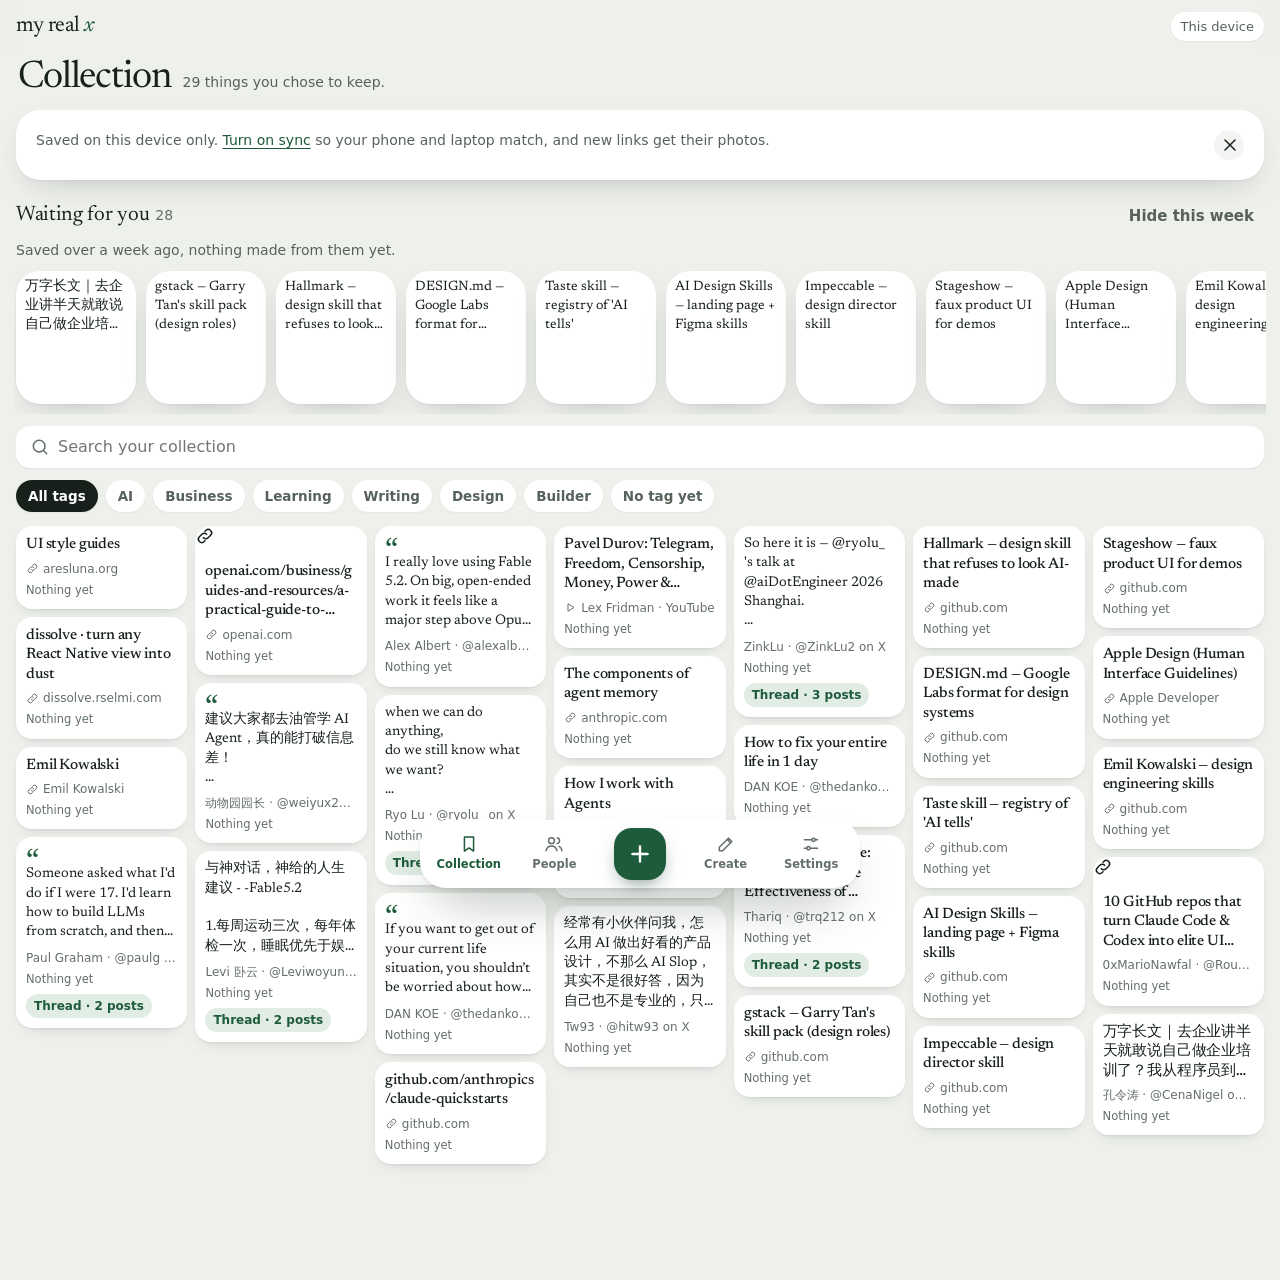
<file: index.html>
<!doctype html>
<html lang="en">
<head>
  <meta charset="utf-8">
  <meta name="viewport" content="width=device-width, initial-scale=1, viewport-fit=cover">
  <title>My Real X</title>
  <meta name="description" content="My own calm collection: only the people and posts I chose. Learn a little, make something.">
  <meta name="theme-color" content="#EEF0EC">
  <link rel="manifest" href="manifest.webmanifest">
  <link rel="icon" href="icon.svg" type="image/svg+xml">
  <link rel="apple-touch-icon" href="icon-192.png">
  <meta name="apple-mobile-web-app-capable" content="yes">
  <meta name="apple-mobile-web-app-title" content="My Real X">
  <link rel="preconnect" href="https://fonts.googleapis.com">
  <link rel="preconnect" href="https://fonts.gstatic.com" crossorigin>
  <link href="https://fonts.googleapis.com/css2?family=Newsreader:ital,opsz,wght@0,6..72,400;0,6..72,500;1,6..72,400&display=swap" rel="stylesheet">
  <link rel="stylesheet" href="style.css">
</head>
<body>
  <header class="top">
    <a class="wordmark" href="./" data-act="goto" data-view="library">my real <em>x</em></a>
    <button id="sync" class="pill" type="button"></button>
  </header>
  <main id="main"><p class="sub">Loading…</p></main>
  <nav class="tabbar" id="nav" aria-label="Main">
    <button type="button" data-view="library"></button>
    <button type="button" data-view="people"></button>
    <button type="button" id="addBtn" class="add" aria-label="Add something"></button>
    <button type="button" data-view="create"></button>
    <button type="button" data-view="settings"></button>
  </nav>
  <dialog id="sheet"><div id="sheetBody" class="sheet-inner"></div></dialog>
  <div id="toast" role="status"></div>
  <script src="app.js"></script>
</body>
</html>
</file>
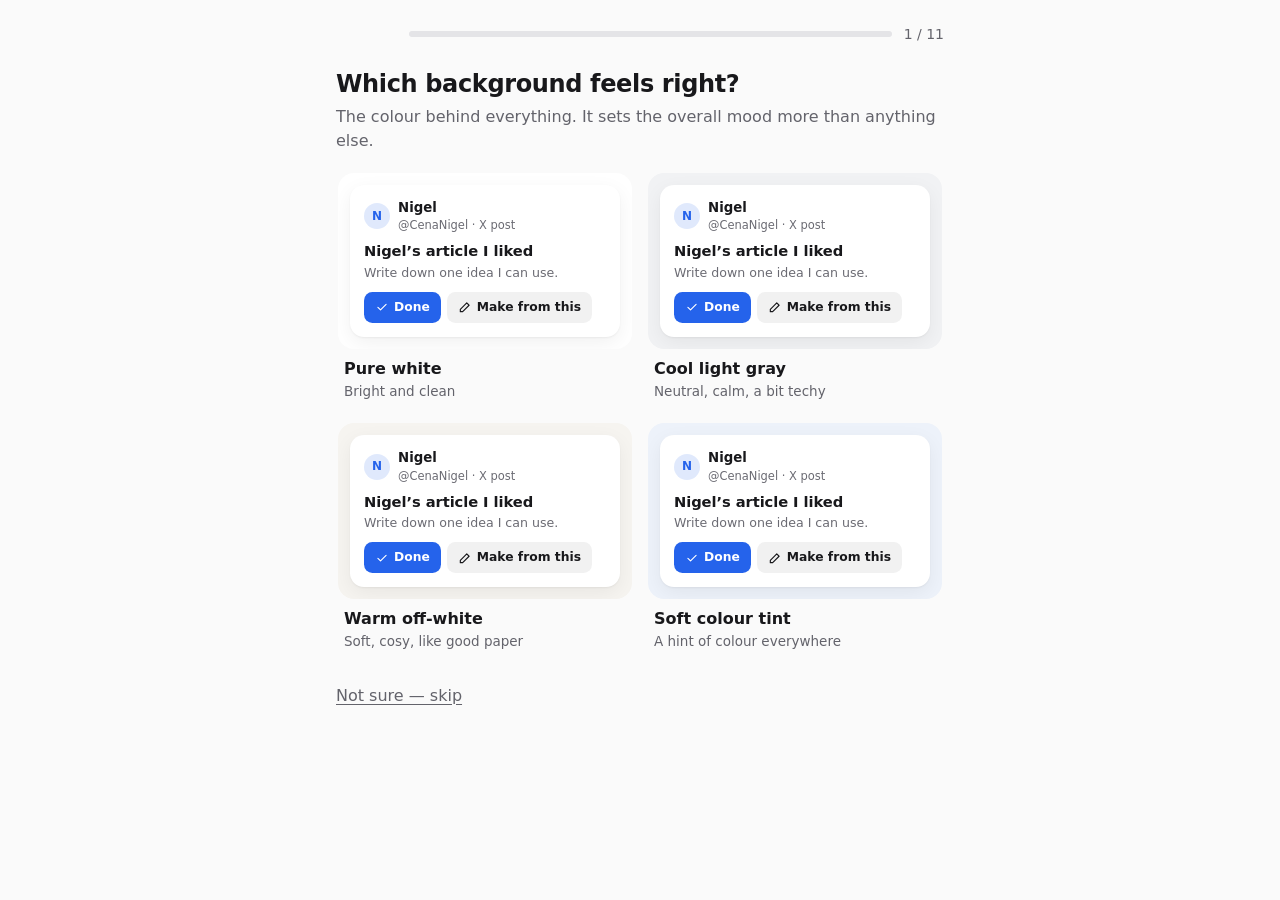
<file: design/taste.html>
<!doctype html>
<html lang="en">
<head>
<meta charset="utf-8">
<meta name="viewport" content="width=device-width, initial-scale=1">
<title>Taste Quiz</title>
<link rel="preconnect" href="https://fonts.googleapis.com">
<link rel="preconnect" href="https://fonts.gstatic.com" crossorigin>
<link href="https://fonts.googleapis.com/css2?family=Newsreader:opsz,wght@6..72,400;6..72,600&family=Nunito:wght@400;700&family=Space+Grotesk:wght@400;600&display=swap" rel="stylesheet">
<style>
  :root {
    color-scheme: light;
    --page: #fafafa; --text: #18181b; --sub: #63636b; --line: #e4e4e7; --pick: #18181b;
  }
  * { box-sizing: border-box; }
  body { margin: 0; background: var(--page); color: var(--text); font: 16px/1.5 system-ui, -apple-system, "Segoe UI", Roboto, sans-serif; }
  button { font: inherit; color: inherit; cursor: pointer; }
  .wrap { max-width: 640px; margin: 0 auto; padding: 16px 16px 40px; }
  .bar { display: flex; align-items: center; gap: 12px; margin-bottom: 18px; }
  .progress { flex: 1; height: 6px; border-radius: 999px; background: var(--line); overflow: hidden; }
  .progress i { display: block; height: 100%; background: var(--pick); transition: width .25s ease-out; }
  .count { font-size: 14px; color: var(--sub); font-variant-numeric: tabular-nums; }
  .back { border: 0; background: none; color: var(--sub); padding: 6px 2px; }
  h1 { font-size: 1.5rem; line-height: 1.2; margin: 0 0 6px; letter-spacing: -.015em; }
  .why { color: var(--sub); margin: 0 0 18px; max-width: 60ch; }
  .opts { display: grid; grid-template-columns: repeat(2, minmax(0, 1fr)); gap: 12px; }
  .opts.one { grid-template-columns: 1fr; }
  .opt { border: 2px solid transparent; background: none; padding: 0; border-radius: 18px; text-align: left; transition: transform .12s ease-out; }
  .opt:active { transform: scale(.98); }
  .opt[aria-pressed="true"] { border-color: var(--pick); }
  .stage { border-radius: 16px; padding: 12px; background: var(--bg); min-height: 150px; display: grid; align-content: center; overflow: hidden; }
  .opt .name { font-weight: 650; padding: 8px 6px 0; }
  .opt .desc { font-size: 13.5px; color: var(--sub); padding: 0 6px 6px; }
  .skip { margin-top: 18px; border: 0; background: none; color: var(--sub); text-decoration: underline; text-underline-offset: 3px; padding: 6px 0; }
  .text-opt .stage { min-height: 0; padding: 16px; background: #fff; border: 1px solid var(--line); }
  .text-opt .stage b { font-size: 1.1rem; }

  /* ---------- the sample card, driven by variables ---------- */
  .s { --bg: #f1f2f4; --card: #ffffff; --ink: #18181b; --muted: #6b6b73; --accent: #2563eb;
       --border: none; --shadow: 0 1px 2px rgba(0,0,0,.05), 0 6px 20px rgba(0,0,0,.06);
       --radius: 14px; --pad: 14px; --gap: 10px; --size: 14px; --font: system-ui, -apple-system, "Segoe UI", Roboto, sans-serif;
       --btn-bg: var(--accent); --btn-ink: #fff; --btn-border: transparent;
       --icon: inline-block; --label: inline; --ease: cubic-bezier(.2,.8,.2,1); --dur: .16s; --press: .96; }
  .card { background: var(--card); border: var(--border); box-shadow: var(--shadow); border-radius: var(--radius); padding: var(--pad);
          color: var(--ink); font-family: var(--font); font-size: var(--size); line-height: 1.4; transition: transform var(--dur) var(--ease); }
  .card + .card { margin-top: var(--gap); }
  .who { display: flex; gap: 8px; align-items: center; }
  .av { width: 26px; height: 26px; border-radius: 50%; background: color-mix(in srgb, var(--accent) 14%, #fff); color: var(--accent);
        display: grid; place-items: center; font-weight: 700; font-size: 12px; flex-shrink: 0; }
  .nm { font-weight: 650; font-size: .95em; }
  .mt { color: var(--muted); font-size: .82em; }
  .ttl { font-weight: 650; margin: 8px 0 2px; font-size: 1.05em; letter-spacing: -.005em; }
  .nt { color: var(--muted); font-size: .9em; }
  .acts { display: flex; gap: 6px; margin-top: 10px; flex-wrap: wrap; }
  .b { display: inline-flex; align-items: center; gap: 5px; border-radius: calc(var(--radius) * .6); padding: 6px 10px; font-weight: 650; font-size: .88em;
       background: var(--btn-bg); color: var(--btn-ink); border: 1.5px solid var(--btn-border); transition: transform var(--dur) var(--ease); }
  .b.sec { background: var(--btn2-bg, color-mix(in srgb, var(--ink) 6%, transparent)); color: var(--ink); border-color: var(--btn2-border, transparent); }
  .b svg { display: var(--icon); width: 14px; height: 14px; fill: none; stroke: currentColor; stroke-width: 2; stroke-linecap: round; stroke-linejoin: round; }
  .b span { display: var(--label); }
  .s:active .card, .s.tapped .card { transform: scale(var(--press)); }
  /* layouts */
  .row { display: flex; gap: 8px; align-items: center; background: var(--card); border: var(--border); box-shadow: var(--shadow);
         border-radius: calc(var(--radius) * .7); padding: 8px 10px; color: var(--ink); font-family: var(--font); font-size: calc(var(--size) * .92); }
  .row + .row { margin-top: 6px; }
  .row .ttl { margin: 0; font-size: 1em; flex: 1; min-width: 0; white-space: nowrap; overflow: hidden; text-overflow: ellipsis; }
  .tiles { display: grid; grid-template-columns: 1fr 1fr; gap: 6px; }
  .tile { background: var(--card); border: var(--border); box-shadow: var(--shadow); border-radius: calc(var(--radius) * .7); padding: 8px;
          color: var(--ink); font-family: var(--font); font-size: calc(var(--size) * .85); }
  .tile .pic { height: 34px; border-radius: calc(var(--radius) * .45); background: color-mix(in srgb, var(--accent) 16%, #fff); margin-bottom: 6px; }
  .tile.tall .pic { height: 60px; }

  /* result */
  .result .stage { min-height: 0; padding: 18px; }
  .summary { background: #fff; border: 1px solid var(--line); border-radius: 14px; padding: 14px 16px; margin: 16px 0; white-space: pre-wrap;
             font: 14px/1.6 ui-monospace, SFMono-Regular, Menlo, monospace; }
  .primary { background: var(--pick); color: #fff; border: 0; border-radius: 12px; padding: 12px 18px; font-weight: 650; }
  .ghost { background: none; border: 1px solid var(--line); border-radius: 12px; padding: 12px 18px; margin-left: 8px; }
</style>
</head>
<body>
<div class="wrap" id="app"></div>
<script>
const ICONS = {
  check: '<path d="M5 12.5l4.5 4.5L19 7.5"/>',
  pen: '<path d="M4 20h4L19 9l-4-4L4 16z"/>',
};
const icon = (n) => `<svg viewBox="0 0 24 24">${ICONS[n]}</svg>`;
const F = {
  system: 'system-ui, -apple-system, "Segoe UI", Roboto, sans-serif',
  nunito: '"Nunito", system-ui, sans-serif',
  serif: '"Newsreader", Georgia, serif',
  grotesk: '"Space Grotesk", system-ui, sans-serif',
};

const Q = [
  { id: 'background', title: 'Which background feels right?', why: 'The colour behind everything. It sets the overall mood more than anything else.',
    options: [
      { id: 'white', name: 'Pure white', desc: 'Bright and clean', v: { '--bg': '#ffffff' } },
      { id: 'cool-gray', name: 'Cool light gray', desc: 'Neutral, calm, a bit techy', v: { '--bg': '#f1f2f4' } },
      { id: 'warm-white', name: 'Warm off-white', desc: 'Soft, cosy, like good paper', v: { '--bg': '#f6f4f0' } },
      { id: 'soft-tint', name: 'Soft colour tint', desc: 'A hint of colour everywhere', v: { '--bg': '#edf2fa' } },
    ] },
  { id: 'card-edges', title: 'How should a card stand out?', why: 'Cards are your main building block. This is how each one separates from the background.',
    options: [
      { id: 'flat', name: 'Flat tone', desc: 'No line, no shadow — just a slightly different colour', v: { '--card': 'color-mix(in srgb, var(--bg), #18181b 5%)', '--shadow': 'none', '--border': 'none' } },
      { id: 'thin-line', name: 'Thin line', desc: 'Neat and precise', v: { '--card': '#fff', '--shadow': 'none', '--border': '1px solid rgba(0,0,0,.1)' } },
      { id: 'soft-shadow', name: 'Soft shadow', desc: 'Cards gently float', v: { '--card': '#fff', '--shadow': '0 1px 2px rgba(0,0,0,.05), 0 6px 20px rgba(0,0,0,.07)', '--border': 'none' } },
      { id: 'bold-outline', name: 'Bold outline', desc: 'Playful, like stickers', v: { '--card': '#fff', '--shadow': '3px 3px 0 #18181b', '--border': '2px solid #18181b' } },
    ] },
  { id: 'corners', title: 'How round should the corners be?', why: 'Sharper feels serious and precise. Rounder feels soft and friendly.',
    options: [
      { id: 'sharp', name: 'Sharp', desc: 'Serious, editorial', v: { '--radius': '3px' } },
      { id: 'gentle', name: 'Gentle', desc: 'Balanced, like most apps', v: { '--radius': '10px' } },
      { id: 'round', name: 'Round', desc: 'Soft and friendly', v: { '--radius': '20px' } },
      { id: 'very-round', name: 'Very round', desc: 'Bubbly, playful', v: { '--radius': '28px' } },
    ] },
  { id: 'spacing', title: 'Tight or airy?', why: 'How much empty space sits inside and between cards. Tight shows more at once; airy feels calmer.',
    options: [
      { id: 'compact', name: 'Compact', desc: 'More on screen', v: { '--pad': '10px', '--gap': '6px', '--size': '13px' } },
      { id: 'balanced', name: 'Balanced', desc: 'In between', v: { '--pad': '14px', '--gap': '10px', '--size': '14px' } },
      { id: 'airy', name: 'Airy', desc: 'Calm, room to breathe', v: { '--pad': '20px', '--gap': '16px', '--size': '15px' } },
    ] },
  { id: 'font', title: 'Which letters feel like you?', why: 'The typeface is the voice of the app. Same words, different personality.',
    options: [
      { id: 'clean', name: 'Clean & neutral', desc: 'Like your iPhone', v: { '--font': F.system } },
      { id: 'friendly', name: 'Soft & friendly', desc: 'Rounded letters', v: { '--font': F.nunito } },
      { id: 'bookish', name: 'Bookish & thoughtful', desc: 'A reading serif', v: { '--font': F.serif } },
      { id: 'quirky', name: 'Quirky & modern', desc: 'A bit techy, a bit odd', v: { '--font': F.grotesk } },
    ] },
  { id: 'accent', title: 'Pick your accent colour', why: 'Used only for the important things: the main button, links, what’s selected. Everything else stays quiet.',
    options: [
      { id: 'blue', name: 'Blue', desc: 'Trustworthy, familiar', v: { '--accent': '#2563eb' } },
      { id: 'green', name: 'Deep green', desc: 'Calm, natural', v: { '--accent': '#1f7a55' } },
      { id: 'orange', name: 'Orange', desc: 'Energetic, warm', v: { '--accent': '#e2550b' } },
      { id: 'purple', name: 'Violet', desc: 'Creative', v: { '--accent': '#7c3aed' } },
      { id: 'pink', name: 'Raspberry', desc: 'Bold, personal', v: { '--accent': '#d61f69' } },
      { id: 'black', name: 'Black', desc: 'No colour — pure ink', v: { '--accent': '#18181b' } },
    ] },
  { id: 'buttons', title: 'What should buttons look like?', why: 'Buttons are what you tap most. Strong buttons are obvious; softer ones are calmer.',
    options: [
      { id: 'solid', name: 'Solid', desc: 'Filled with colour — very clear', v: { '--btn-bg': 'var(--accent)', '--btn-ink': '#fff', '--btn-border': 'transparent' } },
      { id: 'soft', name: 'Soft tint', desc: 'Light colour, gentle', v: { '--btn-bg': 'color-mix(in srgb, var(--accent) 13%, #fff)', '--btn-ink': 'var(--accent)', '--btn-border': 'transparent' } },
      { id: 'outline', name: 'Outline', desc: 'Just a coloured border', v: { '--btn-bg': 'transparent', '--btn-ink': 'var(--accent)', '--btn-border': 'var(--accent)', '--btn2-bg': 'transparent', '--btn2-border': 'rgba(0,0,0,.18)' } },
      { id: 'text', name: 'Text only', desc: 'Minimal, like links', v: { '--btn-bg': 'transparent', '--btn-ink': 'var(--accent)', '--btn-border': 'transparent', '--btn2-bg': 'transparent' } },
    ] },
  { id: 'icons', title: 'Icons on buttons?', why: 'Icons are quick to spot but you have to learn them. Words are slower but never confusing.',
    options: [
      { id: 'words', name: 'Words only', desc: 'Nothing to learn', v: { '--icon': 'none', '--label': 'inline' } },
      { id: 'icon-and-word', name: 'Icon + word', desc: 'Best of both', v: { '--icon': 'inline-block', '--label': 'inline' } },
      { id: 'icons-only', name: 'Icons only', desc: 'Cleanest, once learned', v: { '--icon': 'inline-block', '--label': 'none' } },
    ] },
  { id: 'list-style', title: 'How should a list of saved things look?', why: 'For your Library and collections: see many at once, or one at a time?', layout: true,
    options: [
      { id: 'rows', name: 'Compact rows', desc: 'Scan many quickly', layout: 'rows' },
      { id: 'cards', name: 'Full cards', desc: 'One thing at a time', layout: 'cards' },
      { id: 'tiles', name: 'Tile grid', desc: 'Like a mood board', layout: 'tiles' },
    ] },
  { id: 'motion', title: 'How should it feel when you tap?', why: 'Tap each preview. Motion is the “feel” of an app — instant, smooth, or springy.', motion: true,
    options: [
      { id: 'still', name: 'Still', desc: 'Nothing moves', v: { '--dur': '0s', '--press': '1' } },
      { id: 'subtle', name: 'Subtle', desc: 'A quick, smooth press', v: { '--dur': '.16s', '--press': '.97', '--ease': 'cubic-bezier(.2,.8,.2,1)' } },
      { id: 'springy', name: 'Springy', desc: 'Bouncy and alive', v: { '--dur': '.45s', '--press': '.93', '--ease': 'cubic-bezier(.34,1.8,.5,1)' } },
    ] },
  { id: 'feeling', title: 'One word for how it should feel?', why: 'This guides all the small decisions I make later.', text: true,
    options: [
      { id: 'calm', name: 'Calm', desc: 'Quiet, slow, no pressure' },
      { id: 'focused', name: 'Focused', desc: 'Sharp, efficient, no distractions' },
      { id: 'friendly', name: 'Friendly', desc: 'Warm, encouraging, human' },
      { id: 'playful', name: 'Playful', desc: 'Fun, surprising, a bit cheeky' },
    ] },
];

let answers = {};
try { answers = JSON.parse(localStorage.getItem('taste.answers')) || {}; } catch (e) { answers = {}; }
let step = 0;
const save = () => { try { localStorage.setItem('taste.answers', JSON.stringify(answers)); } catch (e) { /* ignore */ } };

function varsUpTo(n, extra) {
  const v = {};
  Q.slice(0, n).forEach((q) => { const o = q.options.find((x) => x.id === answers[q.id]); if (o && o.v) Object.assign(v, o.v); });
  if (extra) Object.assign(v, extra);
  return Object.entries(v).map(([k, val]) => `${k}:${val}`).join(';').replace(/"/g, '&quot;');
}
const cardHtml = () => `<div class="card">
  <div class="who"><div class="av">N</div><div><div class="nm">Nigel</div><div class="mt">@CenaNigel · X post</div></div></div>
  <div class="ttl">Nigel’s article I liked</div>
  <div class="nt">Write down one idea I can use.</div>
  <div class="acts"><span class="b">${icon('check')}<span>Done</span></span><span class="b sec">${icon('pen')}<span>Make from this</span></span></div>
</div>`;
function layoutHtml(kind) {
  if (kind === 'rows') {
    return ['Nigel’s article I liked', 'DESIGN.md format', 'Apple Design guidelines', '10 repos for UI design']
      .map((t, i) => `<div class="row"><div class="av">${'NDAR'[i]}</div><div class="ttl">${t}</div></div>`).join('');
  }
  if (kind === 'tiles') {
    return `<div class="tiles">${['Nigel’s article', 'DESIGN.md', 'Apple Design', '10 UI repos']
      .map((t, i) => `<div class="tile ${i % 3 === 0 ? 'tall' : ''}"><div class="pic"></div>${t}</div>`).join('')}</div>`;
  }
  return cardHtml();
}

function render() {
  const app = document.getElementById('app');
  if (step >= Q.length) return renderResult(app);
  const q = Q[step];
  const opts = q.options.map((o) => {
    const pressed = answers[q.id] === o.id;
    if (q.text) {
      return `<button class="opt text-opt" data-o="${o.id}" aria-pressed="${pressed}"><div class="stage"><b>${o.name}</b><div class="desc" style="padding:2px 0 0">${o.desc}</div></div></button>`;
    }
    const inner = q.layout ? layoutHtml(o.layout) : cardHtml();
    return `<button class="opt" data-o="${o.id}" aria-pressed="${pressed}">
      <div class="stage s" style="${varsUpTo(step, o.v)}">${inner}</div>
      <div class="name">${o.name}</div><div class="desc">${o.desc}</div></button>`;
  }).join('');
  app.innerHTML = `<div class="bar">
      <button class="back" ${step ? '' : 'disabled style="visibility:hidden"'} data-back>← Back</button>
      <div class="progress"><i style="width:${(step / Q.length) * 100}%"></i></div>
      <span class="count">${step + 1} / ${Q.length}</span></div>
    <h1>${q.title}</h1><p class="why">${q.why}</p>
    <div class="opts ${q.layout || q.text ? 'one' : ''}">${opts}</div>
    <button class="skip" data-skip>Not sure — skip</button>`;
}

function renderResult(app) {
  const lines = Q.map((q) => {
    const o = q.options.find((x) => x.id === answers[q.id]);
    return `${q.id}: ${o ? o.id : 'not sure'}`;
  }).join('\n');
  const lay = (Q.find((q) => q.id === 'list-style').options.find((o) => o.id === answers['list-style']) || {}).layout || 'cards';
  app.innerHTML = `<div class="bar"><button class="back" data-back>← Back</button><div class="progress"><i style="width:100%"></i></div><span class="count">Done</span></div>
    <h1>This is your taste</h1>
    <p class="why">Every choice combined into one card. Copy the text below and paste it to Claude.</p>
    <div class="result"><div class="stage s" style="${varsUpTo(Q.length)}">${cardHtml()}${lay !== 'cards' ? `<div style="height:12px"></div>${layoutHtml(lay)}` : ''}</div></div>
    <div class="summary" id="sum">My taste (light mode):\n${lines}</div>
    <button class="primary" data-copy>Copy my answers</button><button class="ghost" data-restart>Start over</button>`;
}

document.addEventListener('click', (e) => {
  const o = e.target.closest('[data-o]');
  if (o) {
    const q = Q[step];
    answers[q.id] = o.dataset.o; save();
    if (q.motion) {
      const st = o.querySelector('.stage');
      st.classList.add('tapped'); setTimeout(() => st.classList.remove('tapped'), 220);
      document.querySelectorAll('[data-o]').forEach((b) => b.setAttribute('aria-pressed', String(b === o)));
      if (!document.querySelector('[data-next]')) {
        document.querySelector('.skip').insertAdjacentHTML('beforebegin', '<div style="margin-top:16px"><button class="primary" data-next>Next →</button></div>');
      }
      return;
    }
    setTimeout(() => { step++; render(); window.scrollTo(0, 0); }, 160);
    document.querySelectorAll('[data-o]').forEach((b) => b.setAttribute('aria-pressed', String(b === o)));
    return;
  }
  if (e.target.closest('[data-next]')) { step++; render(); window.scrollTo(0, 0); }
  if (e.target.closest('[data-skip]')) { delete answers[Q[step].id]; save(); step++; render(); window.scrollTo(0, 0); }
  if (e.target.closest('[data-back]')) { step = Math.max(0, step - 1); render(); }
  if (e.target.closest('[data-restart]')) { answers = {}; save(); step = 0; render(); }
  if (e.target.closest('[data-copy]')) {
    const t = document.getElementById('sum').textContent;
    const done = () => { e.target.textContent = 'Copied ✓'; };
    if (navigator.clipboard) navigator.clipboard.writeText(t).then(done, () => { selectSum(); });
    else selectSum();
  }
});
function selectSum() { const r = document.createRange(); r.selectNodeContents(document.getElementById('sum')); const s = getSelection(); s.removeAllRanges(); s.addRange(r); }
render();
</script>
</body>
</html>
</file>
<file: style.css>
/* My Real X — tokens mirror DESIGN.md. Light only. */
:root {
  color-scheme: light;
  --ground: #EEF0EC;
  --card: #FFFFFF;
  --sunk: #F4F5F2;
  --ink: #17201A;
  --muted: #56625A;
  --faint: #646F68;
  --forest: #1E5B3A;
  --forest-deep: #143F28;
  --forest-soft: #E1ECE4;
  --on-forest: #FFFFFF;
  --on-forest-muted: rgba(255, 255, 255, .8);
  --night: #151B17;
  --danger: #B42318;
  --warn: #8A5300;
  --line: rgba(23, 32, 26, .09);
  --shadow: 0 1px 2px rgba(18, 40, 26, .05), 0 12px 32px -14px rgba(18, 40, 26, .25);
  --shadow-lift: 0 2px 4px rgba(18, 40, 26, .06), 0 26px 50px -18px rgba(18, 40, 26, .38);
  --r-card: 24px;
  --r-btn: 14px;
  --serif: "Newsreader", "Iowan Old Style", Georgia, serif;
  --sans: system-ui, -apple-system, "Segoe UI", Roboto, sans-serif;
  --spring: cubic-bezier(.34, 1.56, .64, 1);
  --out: cubic-bezier(.22, 1, .36, 1);
  --tab-h: 68px;
}

* { box-sizing: border-box; }
html, body { margin: 0; }
body {
  background: var(--ground);
  color: var(--ink);
  font: 16px/1.5 var(--sans);
  -webkit-font-smoothing: antialiased;
  padding-bottom: calc(var(--tab-h) + 24px + env(safe-area-inset-bottom));
  caret-color: var(--forest);
}
::selection { background: var(--forest-soft); color: var(--forest-deep); }
a { color: var(--forest); text-underline-offset: 3px; }
:focus-visible { outline: 2px solid var(--forest); outline-offset: 2px; }
img { display: block; max-width: 100%; }
button { font: inherit; color: inherit; cursor: pointer; -webkit-tap-highlight-color: transparent; }
svg.i { width: 20px; height: 20px; flex-shrink: 0; fill: none; stroke: currentColor; stroke-width: 1.8; stroke-linecap: round; stroke-linejoin: round; }
.serif { font-family: var(--serif); }

/* ---------- top bar ---------- */
.top {
  position: sticky; top: 0; z-index: 10;
  display: flex; align-items: center; gap: 8px;
  padding: calc(10px + env(safe-area-inset-top)) 16px 10px;
  background: color-mix(in srgb, var(--ground) 88%, transparent);
  backdrop-filter: saturate(1.4) blur(12px);
  -webkit-backdrop-filter: saturate(1.4) blur(12px);
}
.wordmark { font-family: var(--serif); font-size: 22px; letter-spacing: -.02em; color: var(--ink); text-decoration: none; margin-right: auto; white-space: nowrap; }
.wordmark em { color: var(--forest); }
.pill {
  font-size: 13px; padding: 5px 10px; border-radius: 999px; border: 0;
  background: var(--card); color: var(--muted); white-space: nowrap; font-variant-numeric: tabular-nums;
  box-shadow: 0 1px 2px rgba(18, 40, 26, .06);
}
.pill:empty { display: none; }
.icon-btn { border: 0; background: var(--card); width: 36px; height: 36px; border-radius: 50%; display: grid; place-items: center; color: var(--muted); box-shadow: 0 1px 2px rgba(18, 40, 26, .06); }

/* ---------- tab bar ---------- */
.tabbar {
  position: fixed; z-index: 10; left: 50%; transform: translateX(-50%);
  bottom: calc(12px + env(safe-area-inset-bottom));
  width: min(440px, calc(100vw - 24px)); height: var(--tab-h);
  display: grid; grid-template-columns: repeat(5, 1fr); align-items: center;
  background: var(--card); border-radius: 26px; box-shadow: var(--shadow-lift); padding: 0 6px;
}
.tabbar button { border: 0; background: none; display: grid; justify-items: center; gap: 2px; font-size: 11.5px; font-weight: 600; color: var(--faint); padding: 8px 0; transition: color .15s; }
.tabbar button.active { color: var(--forest); }
.tabbar .add { width: 52px; height: 52px; justify-self: center; border-radius: 18px; background: var(--forest); color: var(--on-forest); place-items: center; padding: 0; box-shadow: 0 8px 20px -8px rgba(20, 63, 40, .7); transition: transform .2s var(--spring); }
.tabbar .add svg.i { width: 26px; height: 26px; stroke-width: 2.2; }
.tabbar .add:active { transform: scale(.92) rotate(-6deg); }

/* ---------- page ---------- */
main { max-width: 760px; margin: 0 auto; padding: 8px 16px 24px; }
.page-head { margin: 12px 4px 20px; }
.display { font-family: var(--serif); font-weight: 400; font-size: clamp(38px, 10vw, 52px); line-height: 1.02; letter-spacing: -.03em; margin: 0; text-wrap: balance; }
.display-s { font-family: var(--serif); font-weight: 400; font-size: 27px; line-height: 1.15; letter-spacing: -.02em; margin: 0; text-wrap: balance; }
.sub { color: var(--muted); margin: 8px 0 0; }
.small { font-size: 14px; }
.tiny { font-size: 13px; }
.muted { color: var(--muted); }
h2.section { font-family: var(--serif); font-weight: 400; font-size: 26px; letter-spacing: -.015em; margin: 32px 4px 12px; }
h2.section .count { font-family: var(--sans); font-size: 14px; color: var(--faint); margin-left: 6px; letter-spacing: 0; }

/* ---------- cards ---------- */
.card {
  background: var(--card); border-radius: var(--r-card); box-shadow: var(--shadow);
  overflow: hidden; position: relative;
  transition: transform .18s var(--out), box-shadow .18s var(--out);
}
.card + .card { margin-top: 14px; }
.pad { padding: 20px; }
[data-open] { cursor: pointer; }
.card[data-open]:active, .tile:active { transform: scale(.98); }
.media { width: 100%; max-height: 340px; object-fit: cover; background: var(--sunk); }
.src { display: flex; align-items: center; gap: 6px; color: var(--faint); font-size: 13.5px; margin: 0; min-width: 0; }
.src span { overflow: hidden; text-overflow: ellipsis; white-space: nowrap; }
.src svg.i { width: 15px; height: 15px; }
.title { font-family: var(--serif); font-weight: 500; font-size: 23px; line-height: 1.2; letter-spacing: -.015em; margin: 8px 0 0; text-wrap: balance; }
.post-text { font-family: var(--serif); font-size: 20px; line-height: 1.4; margin: 10px 0 0; white-space: pre-line; display: -webkit-box; -webkit-line-clamp: 9; -webkit-box-orient: vertical; overflow: hidden; }
.note { color: var(--muted); margin: 10px 0 0; }
.takeaway { margin: 14px 0 0; padding: 12px 14px; border-radius: 16px; background: var(--forest-soft); color: var(--forest-deep); font-family: var(--serif); font-size: 18px; line-height: 1.35; }
.takeaway::before { content: "My takeaway  "; font: 600 12.5px/1 var(--sans); color: var(--forest); display: block; margin-bottom: 6px; }

/* forest card — the signature colour as a full field */
.forest { background: var(--forest); color: var(--on-forest); box-shadow: 0 18px 40px -18px rgba(20, 63, 40, .7); }
.forest .sub, .forest .tiny, .forest .muted { color: var(--on-forest-muted); }
.streak { display: inline-flex; align-items: center; gap: 6px; font-size: 14px; font-weight: 600; }

/* masonry */
.masonry { columns: 2 170px; column-gap: 12px; }
.masonry > * { break-inside: avoid; margin: 0 0 12px; display: block; }
.masonry > .card + .card { margin-top: 0; }
.tile .media { max-height: 260px; }
.tile-body { padding: 14px 14px 15px; }
.tile .t { font-family: var(--serif); font-weight: 500; font-size: 18px; line-height: 1.2; letter-spacing: -.01em; margin: 0 0 8px; overflow-wrap: anywhere; }
.tile .q { font-family: var(--serif); font-size: 17px; line-height: 1.38; margin: 0 0 10px; display: -webkit-box; -webkit-line-clamp: 8; -webkit-box-orient: vertical; overflow: hidden; white-space: pre-line; }
.tile.quote .tile-body { padding: 18px 16px; }
.tile.quote .q::before { content: "\201C"; display: block; font-size: 56px; line-height: 1; height: 30px; color: var(--forest); }
.flag { display: inline-block; margin-top: 8px; font-size: 12px; font-weight: 650; color: var(--forest); background: var(--forest-soft); padding: 3px 8px; border-radius: 999px; }
.flag.muted { color: var(--muted); background: var(--sunk); }

/* outputs */
.made { margin: 8px 0 0; font-size: 12.5px; color: var(--faint); }
.made.yes { color: var(--forest); font-weight: 650; }
.fed { display: grid; gap: 6px; margin-top: 10px; }
.fed span { display: flex; align-items: center; gap: 8px; font-size: 13px; color: var(--muted); min-width: 0; }
.mini { width: 26px; height: 26px; border-radius: 7px; object-fit: cover; flex-shrink: 0; }
.row-head { display: flex; align-items: center; justify-content: space-between; gap: 10px; }
button.rowcard { width: 100%; border: 0; text-align: left; font: inherit; color: inherit; cursor: pointer; }
.rowcard.pick { margin: 0 0 8px; }
.rowcard.pick + .rowcard.pick, .rowcard + .rowcard { margin-top: 0; }
#linkedList .rowcard { margin-bottom: 8px; }
.rowcard.pick.on { box-shadow: 0 0 0 2px var(--forest), var(--shadow); }
.rowcard.pick svg.i { color: var(--forest); }
.rowcard .flag { margin: 0; flex-shrink: 0; }
.nudge { margin: 0 0 20px; }
.strip { display: flex; gap: 10px; overflow-x: auto; padding: 2px 2px 10px; margin: 0 -2px; scrollbar-width: none; }
.strip::-webkit-scrollbar { display: none; }
.mini-card { flex: 0 0 140px; margin: 0 !important; }
.mini-card img, .mini-card .ph-s { width: 100%; height: 76px; object-fit: cover; }
.mini-card .ph-s { display: grid; place-items: center; background: var(--forest-soft); color: var(--forest); }
.mini-card p { margin: 9px 11px 11px; padding: 0; font-family: var(--serif); font-size: 15px; line-height: 1.4; display: -webkit-box; -webkit-line-clamp: 3; -webkit-box-orient: vertical; overflow: hidden; }

/* ---------- Collection: dense wall ---------- */
/* Wider page and smaller, tighter cards so many saves fit on one screen:
   2 columns on a phone, up to 7 on a wide desktop. Other pages keep the roomy layout. */
body[data-view="library"] main { max-width: 1280px; padding-top: 0; }
body[data-view="library"] .page-head { margin: 6px 2px 12px; display: flex; align-items: baseline; gap: 12px; flex-wrap: wrap; }
body[data-view="library"] .page-head .display { font-size: clamp(30px, 7vw, 38px); }
body[data-view="library"] .page-head .sub { margin: 0; font-size: 14px; }
body[data-view="library"] .search { margin-bottom: 10px; border-radius: 14px; }
body[data-view="library"] .search input { padding: 9px 0; }
body[data-view="library"] .chips { margin-bottom: 4px; }
body[data-view="library"] .chip { padding: 6px 12px; font-size: 13.5px; }
body[data-view="library"] .nudge { margin-bottom: 12px; }
body[data-view="library"] .nudge .section { font-size: 21px; }
body[data-view="library"] .nudge .sub { margin: 2px 0 8px !important; }
body[data-view="library"] .mini-card { flex-basis: 120px; }
body[data-view="library"] .mini-card img, body[data-view="library"] .mini-card .ph-s { height: 60px; }
body[data-view="library"] .mini-card p { font-size: 13.5px; margin: 7px 9px 9px; }
@media (max-width: 600px) {
  body[data-view="library"] .nudge .sub { display: none; }
  body[data-view="library"] .nudge .section { font-size: 19px; }
  body[data-view="library"] .mini-card { flex-basis: 108px; }
  body[data-view="library"] .mini-card img, body[data-view="library"] .mini-card .ph-s { height: 46px; }
  body[data-view="library"] .mini-card p { font-size: 12.5px; -webkit-line-clamp: 2; margin: 6px 8px 8px; }
  body[data-view="library"] .page-head .sub { font-size: 13px; }
}
.masonry.dense { columns: 150px auto; column-gap: 8px; margin-top: 8px; }
.masonry.dense > * { margin-bottom: 8px; }
.dense .tile { border-radius: 16px; box-shadow: 0 1px 2px rgba(18, 40, 26, .05), 0 6px 16px -10px rgba(18, 40, 26, .3); }
/* every picture the same wide shape: short on phones, keeps the wall tight */
.dense .tile .media { aspect-ratio: 16 / 9; height: auto; max-height: none; }
.dense .tile-body { padding: 9px 10px 10px; }
.dense .tile .t { font-size: 15px; line-height: 1.3; margin: 0 0 5px; display: -webkit-box; -webkit-line-clamp: 3; -webkit-box-orient: vertical; overflow: hidden; }
.dense .tile .q { font-size: 14px; line-height: 1.38; margin: 0 0 6px; -webkit-line-clamp: 5; }
.dense .tile.quote .tile-body { padding: 10px; }
.dense .tile.quote .q::before { font-size: 34px; height: 18px; }
.dense .src { font-size: 12px; gap: 4px; }
.dense .src svg.i { width: 13px; height: 13px; }
.dense .made { margin-top: 4px; font-size: 11.5px; }

/* threads: read the whole thread in the app */
.thread { display: grid; gap: 10px; margin: 4px 0 6px; }
.thread-part { background: var(--card); border-radius: 18px; padding: 14px 16px 16px; box-shadow: 0 1px 2px rgba(18, 40, 26, .05); }
.thread-part .post-text { margin: 4px 0 0; display: block; -webkit-line-clamp: unset; overflow: visible; }
.thread-n { font-size: 12px; font-weight: 650; color: var(--faint); font-variant-numeric: tabular-nums; }
.thread-img { width: 100%; border-radius: 12px; margin-top: 10px; max-height: 420px; object-fit: cover; }
.thread-flag { margin-top: 6px; }

/* rows */
.rowcard { display: flex; align-items: center; gap: 12px; padding: 12px 14px; }
.rowcard .t { flex: 1; min-width: 0; font-family: var(--serif); font-size: 17px; white-space: nowrap; overflow: hidden; text-overflow: ellipsis; }
.thumb { width: 44px; height: 44px; border-radius: 12px; object-fit: cover; background: var(--sunk); flex-shrink: 0; }

/* ---------- buttons ---------- */
.actions { display: flex; gap: 8px; flex-wrap: wrap; margin-top: 18px; }
.btn {
  display: inline-flex; align-items: center; justify-content: center; gap: 7px;
  border: 0; border-radius: var(--r-btn); padding: 11px 16px; font-weight: 650; font-size: 15px; text-decoration: none;
  background: var(--sunk); color: var(--ink); transition: transform .14s var(--out), background .15s;
}
.btn:active { transform: scale(.96); }
.btn svg.i { width: 18px; height: 18px; }
.btn.primary { background: var(--forest); color: var(--on-forest); }
.btn.soft { background: var(--forest-soft); color: var(--forest-deep); }
.btn.quiet { background: none; color: var(--muted); padding-left: 10px; padding-right: 10px; }
.btn.light { background: var(--on-forest); color: var(--forest-deep); }
.btn.ghost-light { background: rgba(255, 255, 255, .14); color: var(--on-forest); }
.btn.danger { background: none; color: var(--danger); }
.btn.big { padding: 15px 22px; font-size: 16px; border-radius: 18px; }
.btn.block { width: 100%; }

/* ---------- chips ---------- */
.chips { display: flex; gap: 8px; overflow-x: auto; padding: 2px 2px 6px; margin: 0 -2px 8px; scrollbar-width: none; }
.chips::-webkit-scrollbar { display: none; }
.chips.wrap { flex-wrap: wrap; overflow: visible; }
.chip {
  flex-shrink: 0; border: 0; border-radius: 999px; padding: 8px 14px; font-size: 14px; font-weight: 600;
  background: var(--card); color: var(--muted); box-shadow: 0 1px 2px rgba(18, 40, 26, .06);
  transition: transform .14s var(--out), background .15s, color .15s;
}
.chip:active { transform: scale(.95); }
.chip[aria-pressed="true"] { background: var(--ink); color: #fff; }
.chip .n { font-weight: 500; opacity: .7; margin-left: 4px; font-variant-numeric: tabular-nums; }
.chip-input { border: 0; border-radius: 999px; padding: 8px 14px; font: 600 14px var(--sans); width: 120px; background: var(--sunk); color: var(--ink); outline: none; }
.chip-input:focus { box-shadow: 0 0 0 2px var(--forest); }
.seg { display: flex; gap: 4px; padding: 4px; border-radius: 16px; background: var(--sunk); }
.seg button { flex: 1; border: 0; background: none; border-radius: 12px; padding: 9px 6px; font-size: 14px; font-weight: 600; color: var(--muted); }
.seg button[aria-pressed="true"] { background: var(--card); color: var(--ink); box-shadow: 0 1px 3px rgba(18, 40, 26, .12); }

.search { display: flex; align-items: center; gap: 8px; background: var(--card); border-radius: 16px; padding: 0 14px; margin-bottom: 16px; color: var(--faint); box-shadow: 0 1px 2px rgba(18, 40, 26, .06); }
.search input { flex: 1; border: 0; outline: none; background: none; font: inherit; padding: 12px 0; color: var(--ink); min-width: 0; }

/* ---------- plain inputs (look like text) ---------- */
.plain { width: 100%; border: 0; outline: none; background: none; color: inherit; font: inherit; padding: 0; resize: none; }
.plain::placeholder { color: var(--faint); }
.plain.title { font-family: var(--serif); font-weight: 500; font-size: 28px; line-height: 1.15; letter-spacing: -.02em; }
.plain.body { font-family: var(--serif); font-size: 19px; line-height: 1.5; min-height: 40vh; }
.plain.note { color: var(--muted); margin-top: 10px; min-height: 2.6em; }
.field-label { font-size: 13px; font-weight: 650; color: var(--faint); margin: 22px 0 8px; display: block; }
.boxed { width: 100%; border: 0; border-radius: 14px; background: var(--sunk); padding: 12px 14px; font: inherit; color: var(--ink); outline: none; resize: vertical; }
.boxed:focus { box-shadow: 0 0 0 2px var(--forest); }
.grid2 { display: grid; grid-template-columns: 1fr 1fr; gap: 12px; }
@media (max-width: 420px) { .grid2 { grid-template-columns: 1fr; } }

/* ---------- special moments: full forest field + tilted choice cards ---------- */
.field-moment { background: var(--forest); color: var(--on-forest); border-radius: 32px; padding: 32px 22px 28px; margin-top: 8px; }
.field-moment p { color: var(--on-forest-muted); }
.choice-grid { display: grid; grid-template-columns: 1fr 1fr; gap: 14px; margin: 28px 0 8px; }
.choice {
  border: 0; text-align: left; border-radius: 22px; aspect-ratio: 1 / 1.08; padding: 16px;
  display: flex; flex-direction: column; justify-content: space-between;
  background: var(--card); color: var(--ink); box-shadow: 0 22px 40px -18px rgba(0, 0, 0, .45);
  font-family: var(--serif); font-size: 21px; line-height: 1.12; letter-spacing: -.01em;
  transition: transform .3s var(--spring), rotate .3s var(--spring);
  animation: drop .6s var(--spring) both;
}
.choice svg.i { width: 26px; height: 26px; }
.choice.dark { background: var(--night); color: #fff; }
.choice.tilt-l { rotate: -3deg; }
.choice.tilt-r { rotate: 2.5deg; animation-delay: .06s; }
.choice:active { rotate: 0deg; transform: scale(.96); }
@keyframes drop { from { opacity: 0; transform: translateY(40px) rotate(-6deg) scale(.94); } }

/* ---------- sheet ---------- */
dialog#sheet {
  border: 0; padding: 0; margin: auto auto 0; width: 100%; max-width: 640px; max-height: 94vh;
  background: var(--ground); color: var(--ink); border-radius: 30px 30px 0 0; overflow: auto;
  box-shadow: 0 -20px 60px -20px rgba(0, 0, 0, .35);
}
dialog#sheet[open] { animation: sheet-in .48s var(--out); }
dialog#sheet::backdrop { background: rgba(10, 20, 14, .38); animation: fade .3s ease-out; }
dialog#sheet.forest-sheet { background: var(--forest); color: var(--on-forest); }
@keyframes sheet-in { from { transform: translateY(100%); } }
@keyframes fade { from { opacity: 0; } }
.sheet-inner { padding: 14px 20px calc(28px + env(safe-area-inset-bottom)); }
.sheet-top { display: flex; justify-content: space-between; align-items: center; margin-bottom: 10px; }
.grabber { width: 40px; height: 5px; border-radius: 3px; background: rgba(0, 0, 0, .14); margin: 0 auto 10px; }
.forest-sheet .grabber { background: rgba(255, 255, 255, .3); }
.close { border: 0; width: 38px; height: 38px; border-radius: 50%; display: grid; place-items: center; background: var(--card); color: var(--ink); margin-left: auto; }
.forest-sheet .close { background: var(--night); color: #fff; }
.sheet-media { border-radius: 22px; overflow: hidden; margin-bottom: 18px; background: var(--card); box-shadow: var(--shadow); }
.sheet-media .twitter-tweet { margin: 0 auto !important; }
.yt { position: relative; aspect-ratio: 16 / 9; }
.yt iframe { position: absolute; inset: 0; width: 100%; height: 100%; border: 0; }

.capture-box { background: var(--card); color: var(--ink); border-radius: 22px; padding: 16px 18px; margin-top: 24px; box-shadow: 0 22px 40px -20px rgba(0, 0, 0, .5); }
.capture-box textarea { font-family: var(--serif); font-size: 21px; line-height: 1.35; min-height: 2.8em; }
.hint { min-height: 1.5em; margin: 10px 4px 0; font-size: 14.5px; color: var(--on-forest-muted); }
.forest-sheet .chip { background: rgba(255, 255, 255, .14); color: var(--on-forest); box-shadow: none; }
.forest-sheet .chip[aria-pressed="true"] { background: #fff; color: var(--forest-deep); }
.forest-sheet .chip-input { background: rgba(255, 255, 255, .14); color: #fff; }
.forest-sheet .chip-input::placeholder { color: var(--on-forest-muted); }
.forest-sheet .seg { background: rgba(255, 255, 255, .14); }
.forest-sheet .seg button { color: var(--on-forest-muted); }
.forest-sheet .seg button[aria-pressed="true"] { background: #fff; color: var(--forest-deep); }
.forest-sheet .field-label { color: var(--on-forest-muted); }
.saved-card { margin-top: 20px; color: var(--ink); max-width: 320px; rotate: -1.5deg; animation: drop .55s var(--spring) both; }

/* ---------- people ---------- */
.person { text-align: center; padding: 22px 14px 16px; }
.avatar { position: relative; width: 72px; height: 72px; border-radius: 50%; margin: 0 auto 12px; background: var(--forest-soft); color: var(--forest); display: grid; place-items: center; font: 500 28px var(--serif); overflow: hidden; flex-shrink: 0; }
.avatar img { position: absolute; inset: 0; width: 100%; height: 100%; object-fit: cover; }
.avatar.s { width: 36px; height: 36px; font-size: 16px; margin: 0; }
.person .name { font-family: var(--serif); font-size: 20px; line-height: 1.15; margin: 0; overflow-wrap: anywhere; }
.person .handle { color: var(--faint); font-size: 13.5px; margin: 2px 0 0; overflow-wrap: anywhere; }
.person .note { font-size: 14px; display: -webkit-box; -webkit-line-clamp: 3; -webkit-box-orient: vertical; overflow: hidden; }

/* ---------- misc ---------- */
.empty { padding: 26px 22px; color: var(--muted); }
.empty .display-s { color: var(--ink); margin-bottom: 8px; }
.slot:not(:empty) { margin-top: 16px; }
details.card summary { cursor: pointer; padding: 18px 20px; font-family: var(--serif); font-size: 20px; list-style: none; }
details.card summary::-webkit-details-marker { display: none; }
details.card ul { margin: 0; padding: 0 22px 20px 40px; color: var(--muted); }
details.card li { margin: 8px 0; }
.settings .card { padding: 20px; }
.settings h3 { font-family: var(--serif); font-weight: 500; font-size: 22px; margin: 0 0 12px; }
.tag-x { border: 0; background: none; color: inherit; opacity: .6; padding: 0 0 0 6px; }
ol.steps { padding-left: 20px; color: var(--muted); font-size: 14.5px; }
ol.steps li { margin: 6px 0; }
.warn { color: var(--warn); }

#toast {
  position: fixed; left: 50%; bottom: calc(var(--tab-h) + 26px + env(safe-area-inset-bottom)); z-index: 30;
  transform: translate(-50%, 20px); opacity: 0; pointer-events: none;
  background: var(--night); color: #fff; padding: 11px 18px; border-radius: 14px; font-weight: 600; font-size: 14.5px;
  transition: transform .35s var(--spring), opacity .2s; max-width: calc(100vw - 32px);
}
#toast.show { transform: translate(-50%, 0); opacity: 1; }

@media (prefers-reduced-motion: reduce) {
  *, *::before, *::after { animation: none !important; transition: none !important; }
}
</file>
